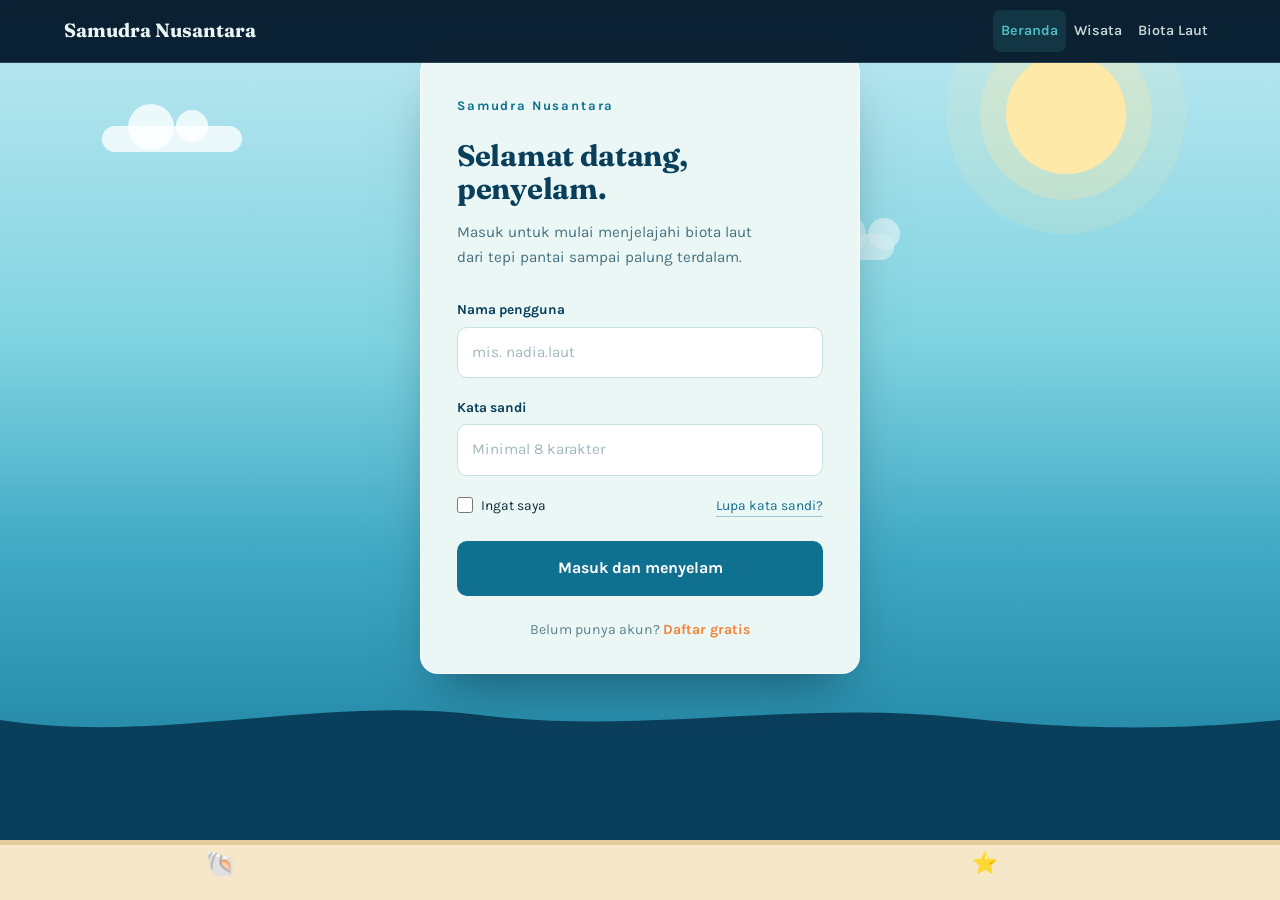
<file: html/index.html>
<!DOCTYPE html>
<html lang="id">
<head>
    <meta charset="UTF-8">
    <meta name="viewport" content="width=device-width, initial-scale=1.0">

    <title>Masuk — Samudra Nusantara</title>

    <!-- GOOGLE FONTS -->
    <link rel="preconnect" href="https://fonts.googleapis.com">
    <link rel="preconnect" href="https://fonts.gstatic.com" crossorigin>
    <link href="https://fonts.googleapis.com/css2?family=Fraunces:opsz,wght@9..144,500;9..144,700&family=Karla:wght@400;500;700&display=swap" rel="stylesheet">

    <!-- BOOTSTRAP CSS -->
    <link href="https://cdn.jsdelivr.net/npm/bootstrap@5.3.8/dist/css/bootstrap.min.css" rel="stylesheet">

    <!-- CSS UTAMA -->
    <link rel="stylesheet" href="style.css">

    <!-- NAVBAR LOGIN -->
    <style>
        .login-navbar {
            position: fixed;
            top: 0;
            left: 0;
            width: 100%;
            z-index: 1050;
            padding: 10px 5%;
            background: rgba(4, 25, 43, 0.96);
            backdrop-filter: blur(10px);
            border-bottom: 1px solid rgba(175, 201, 214, 0.2);
        }

        .login-navbar .navbar-brand {
            font-family: "Fraunces", Georgia, serif;
            font-size: 1.2rem;
            font-weight: 700;
            color: #eaf7f4;
        }

        .login-navbar .navbar-brand:hover {
            color: #4fc3c7;
        }

        .login-navbar .nav-link {
            color: rgba(234, 247, 244, 0.85);
            font-family: "Karla", sans-serif;
            font-size: 0.9rem;
            font-weight: 600;
            padding: 9px 13px;
            transition: color 0.2s ease, background 0.2s ease;
            border-radius: 8px;
        }

        .login-navbar .nav-link:hover,
        .login-navbar .nav-link.active {
            color: #4fc3c7;
            background: rgba(79, 195, 199, 0.12);
        }

        .login-navbar .navbar-toggler {
            border: 1px solid #4fc3c7;
        }

        .login-navbar .navbar-toggler-icon {
            filter: invert(1);
        }

        .login-navbar .navbar-toggler:focus {
            box-shadow: 0 0 0 3px rgba(79, 195, 199, 0.25);
        }

        @media (max-width: 991.98px) {
            .login-navbar {
                padding: 10px 5%;
            }

            .login-navbar .navbar-collapse {
                margin-top: 10px;
                padding-top: 10px;
                border-top: 1px solid rgba(175, 201, 214, 0.2);
            }

            .login-navbar .nav-link {
                display: block;
                padding: 11px 13px;
            }
        }
    </style>
</head>

<body class="halaman-login">

    <!-- NAVBAR BOOTSTRAP -->
    <nav class="navbar navbar-expand-lg login-navbar">
        <div class="container-fluid p-0">

            <a class="navbar-brand" href="index.html">
                Samudra Nusantara
            </a>

            <button
                class="navbar-toggler"
                type="button"
                data-bs-toggle="collapse"
                data-bs-target="#loginMenu"
                aria-controls="loginMenu"
                aria-expanded="false"
                aria-label="Buka menu navigasi">
                <span class="navbar-toggler-icon"></span>
            </button>

            <div class="collapse navbar-collapse" id="loginMenu">
                <div class="navbar-nav ms-auto">
                    <a class="nav-link active"
                       aria-current="page"
                       href="index.html">Beranda</a>

                    <a class="nav-link" href="wisata.html">Wisata</a>

                    <a class="nav-link" href="biota.html">Biota Laut</a>
                </div>
            </div>

        </div>
    </nav>

    <!-- LANGIT, MATAHARI, DAN AWAN -->
    <div class="langit" aria-hidden="true">
        <div class="matahari"></div>
        <div class="awan awan-1"></div>
        <div class="awan awan-2"></div>
    </div>

    <!-- KARTU LOGIN -->
    <main class="panggung">
        <section class="kartu">
            <p class="kartu-kop">Samudra Nusantara</p>

            <h1>Selamat datang, penyelam.</h1>

            <p class="kartu-sub">
                Masuk untuk mulai menjelajahi biota laut dari tepi
                pantai sampai palung terdalam.
            </p>

            <form id="formLogin" class="form">
                <div class="baris">
                    <label for="nama">Nama pengguna</label>
                    <input
                        type="text"
                        id="nama"
                        name="nama"
                        placeholder="mis. nadia.laut"
                        required>
                </div>

                <div class="baris">
                    <label for="sandi">Kata sandi</label>
                    <input
                        type="password"
                        id="sandi"
                        name="sandi"
                        placeholder="Minimal 8 karakter"
                        required
                        minlength="8">
                </div>

                <div class="baris-mendatar">
                    <label class="ingat">
                        <input type="checkbox" name="ingat">
                        <span>Ingat saya</span>
                    </label>

                    <a href="#" class="tautan-kecil">Lupa kata sandi?</a>
                </div>

                <button type="submit" class="tombol">
                    Masuk dan menyelam
                </button>
            </form>

            <p class="kaki-kartu">
                Belum punya akun? <a href="#">Daftar gratis</a>
            </p>
        </section>
    </main>

    <!-- LAUT DAN PASIR PANTAI -->
    <div class="laut" aria-hidden="true">
        <svg class="ombak"
             viewBox="0 0 1440 120"
             preserveAspectRatio="none">
            <path d="M0,60 C180,110 360,10 540,50 C720,90 900,20 1080,55 C1260,90 1380,70 1440,60 L1440,120 L0,120 Z"></path>
        </svg>

        <div class="air">
            <span class="gelembung g1"></span>
            <span class="gelembung g2"></span>
            <span class="gelembung g3"></span>
            <span class="gelembung g4"></span>
        </div>

        <div class="pasir">
            <span class="kerang">🐚</span>
            <span class="kerang kerang-2">⭐</span>
        </div>
    </div>

    <!-- BOOTSTRAP JAVASCRIPT -->
    <script src="https://cdn.jsdelivr.net/npm/bootstrap@5.3.8/dist/js/bootstrap.bundle.min.js"></script>

    <!-- LOGIN DEMO DAN NAVBAR -->
    <script>
        // Login demonstrasi tanpa mengirim kata sandi ke URL.
        // Halaman ini belum menggunakan sistem autentikasi.
        document.getElementById("formLogin").addEventListener("submit", function(event) {
            event.preventDefault();

            if (!this.reportValidity()) {
                return;
            }

            window.location.href = "biota.html";
        });

        // Menutup navbar otomatis setelah tautan diklik di HP.
        document.querySelectorAll("#loginMenu .nav-link").forEach(function(link) {
            link.addEventListener("click", function() {
                const menu = document.getElementById("loginMenu");

                if (window.innerWidth < 992 && menu.classList.contains("show")) {
                    bootstrap.Collapse.getOrCreateInstance(menu).hide();
                }
            });
        });
    </script>

</body>
</html>
</file>
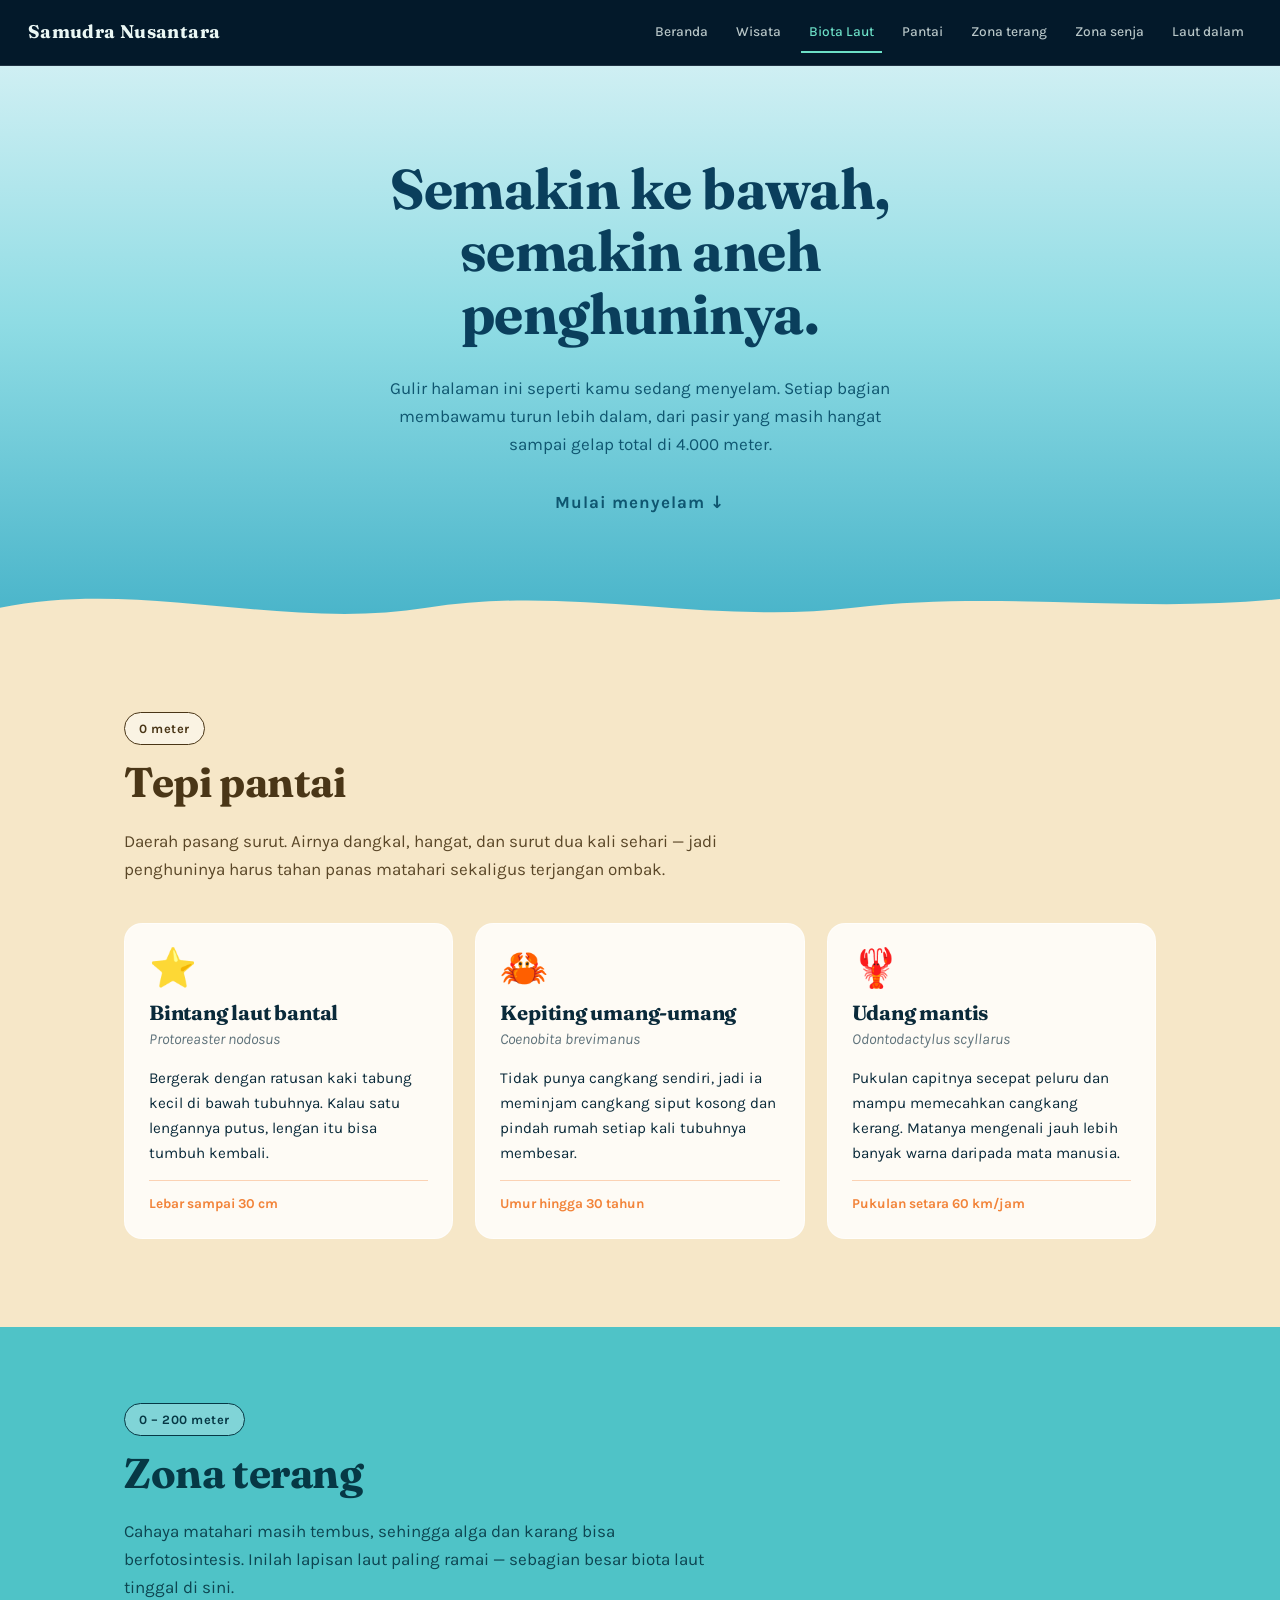
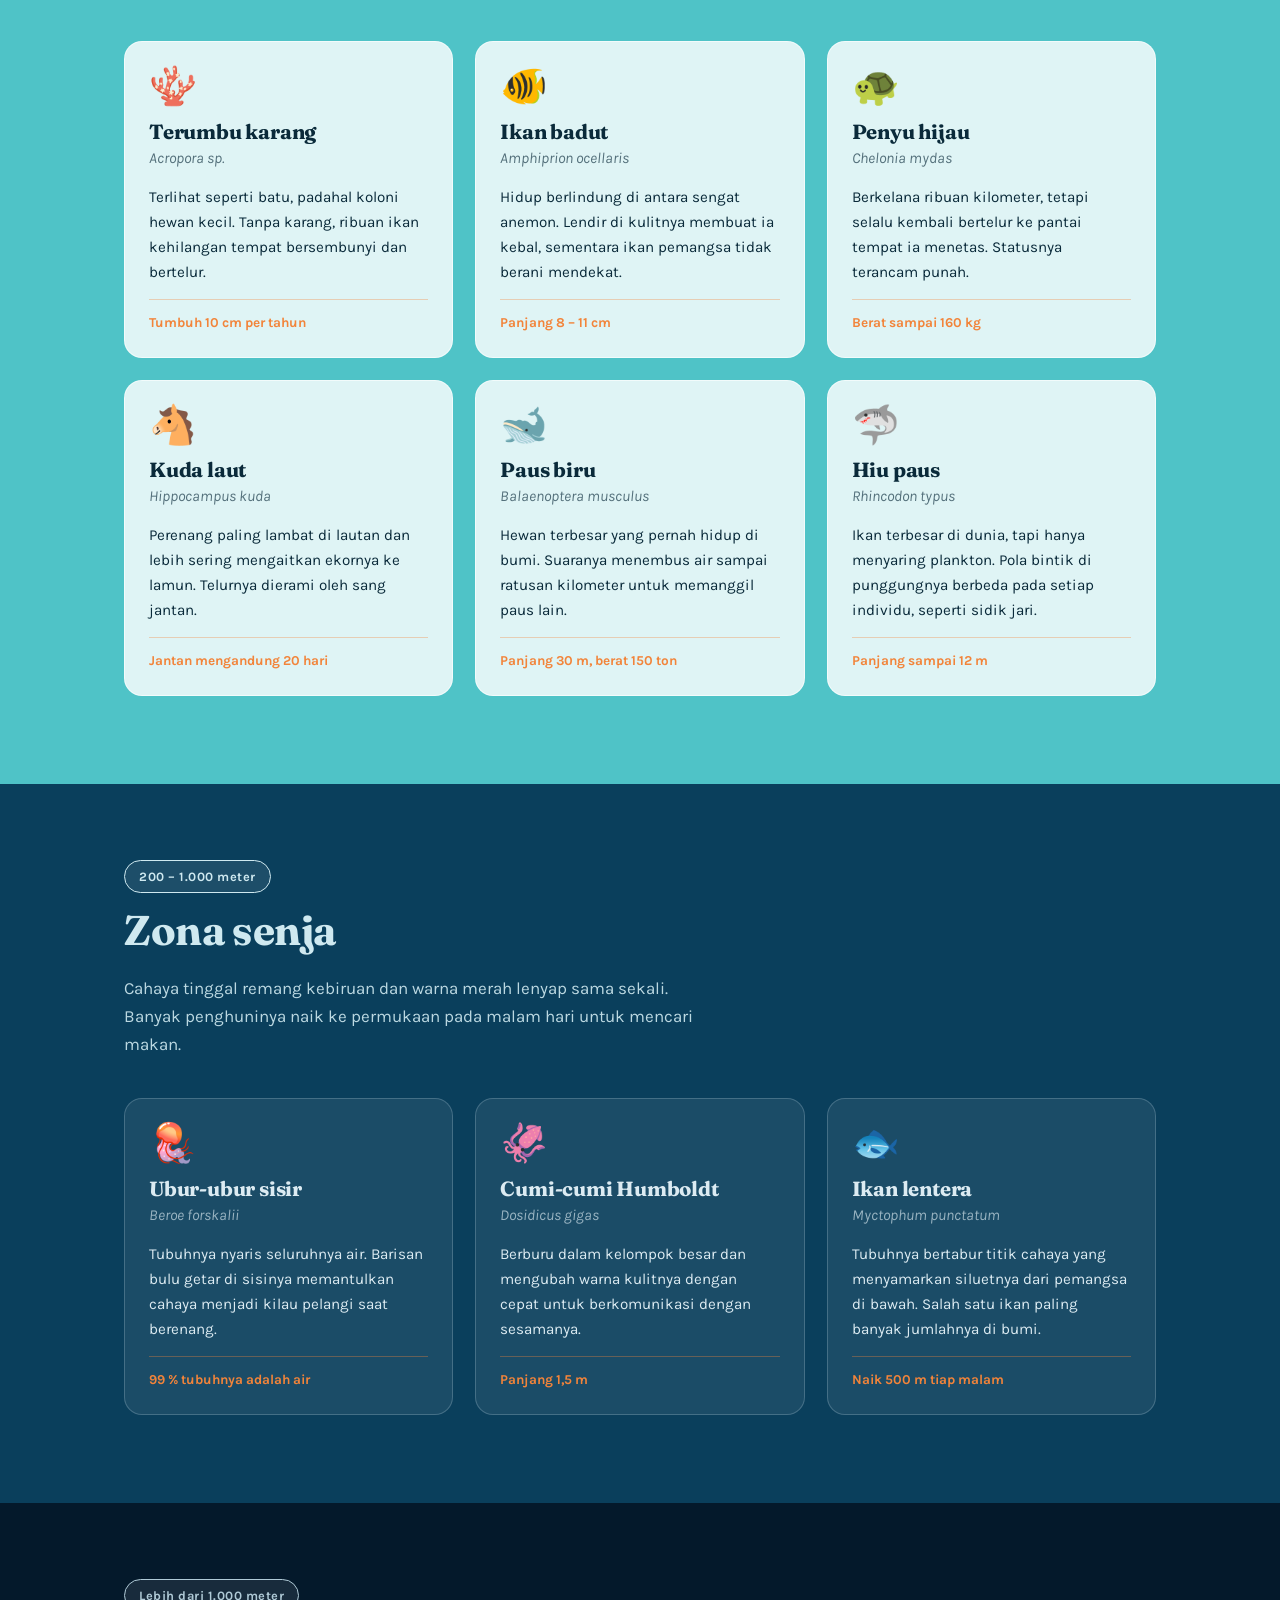
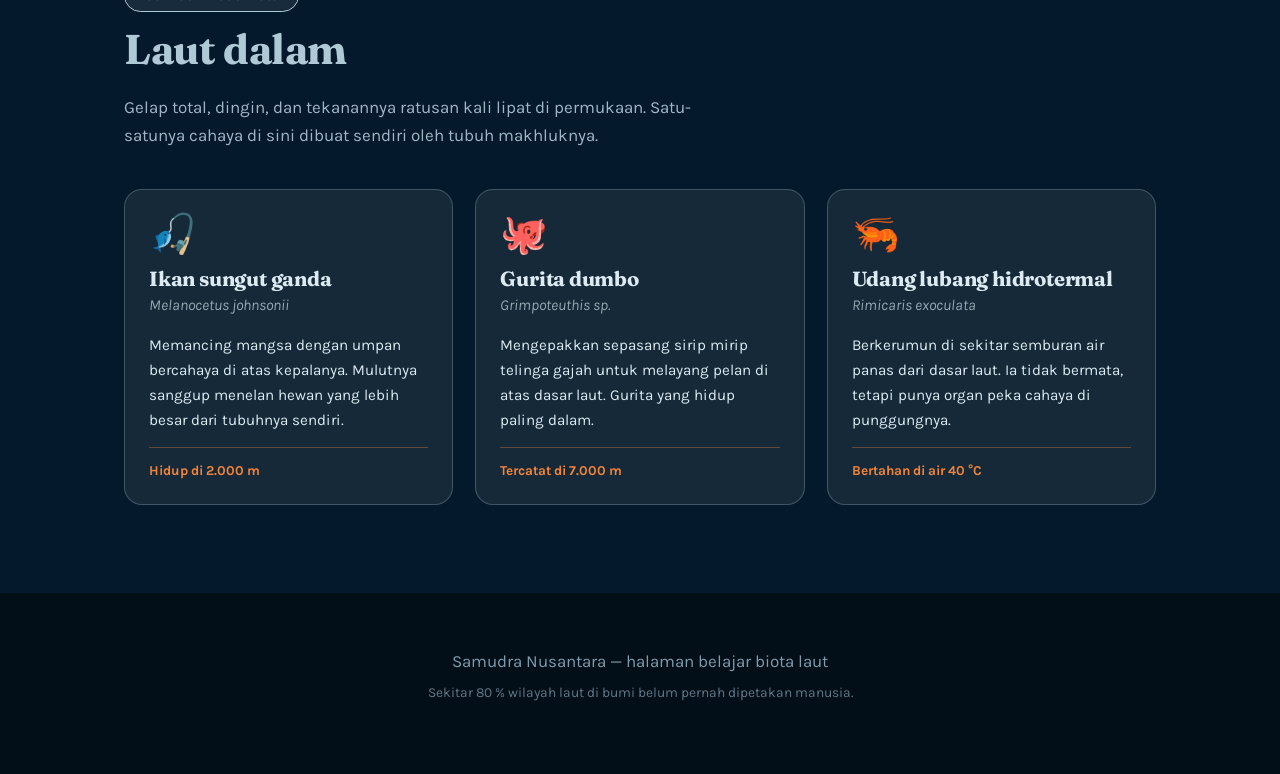
<file: html/biota.html>
<!DOCTYPE html>
<html lang="id">
<head>
    <meta charset="UTF-8">
    <meta name="viewport" content="width=device-width, initial-scale=1.0">

    <title>Biota Laut — Samudra Nusantara</title>

    <!-- GOOGLE FONTS -->
    <link rel="preconnect" href="https://fonts.googleapis.com">
    <link rel="preconnect" href="https://fonts.gstatic.com" crossorigin>
    <link href="https://fonts.googleapis.com/css2?family=Fraunces:opsz,wght@9..144,500;9..144,700&family=Karla:wght@400;500;700&display=swap" rel="stylesheet">

    <!-- BOOTSTRAP CSS -->
    <link href="https://cdn.jsdelivr.net/npm/bootstrap@5.3.8/dist/css/bootstrap.min.css" rel="stylesheet">

    <!-- CSS UTAMA -->
    <link rel="stylesheet" href="style.css">
</head>

<body class="halaman-biota">

    <!-- NAVBAR BOOTSTRAP -->
    <nav class="navbar navbar-expand-lg biota-navbar">
        <div class="container-fluid biota-container">

            <a class="navbar-brand biota-merek" href="biota.html">
                Samudra Nusantara
            </a>

            <button
                class="navbar-toggler"
                type="button"
                data-bs-toggle="collapse"
                data-bs-target="#biotaMenu"
                aria-controls="biotaMenu"
                aria-expanded="false"
                aria-label="Buka menu navigasi">
                <span class="navbar-toggler-icon"></span>
            </button>

            <div class="collapse navbar-collapse" id="biotaMenu">
                <div class="navbar-nav ms-auto biota-nav-links">
                    <a class="nav-link" href="index.html">Beranda</a>
                    <a class="nav-link" href="wisata.html">Wisata</a>
                    <a class="nav-link active" aria-current="page" href="biota.html">Biota Laut</a>
                    <a class="nav-link" href="#pantai">Pantai</a>
                    <a class="nav-link" href="#terang">Zona terang</a>
                    <a class="nav-link" href="#senja">Zona senja</a>
                    <a class="nav-link" href="#dalam">Laut dalam</a>
                </div>
            </div>

        </div>
    </nav>

    <!-- HERO -->
    <section class="hero">
        <div class="hero-isi">
            <h1>Semakin ke bawah,<br>semakin aneh penghuninya.</h1>

            <p>
                Gulir halaman ini seperti kamu sedang menyelam.
                Setiap bagian membawamu turun lebih dalam,
                dari pasir yang masih hangat sampai gelap total
                di 4.000 meter.
            </p>

            <p class="petunjuk">Mulai menyelam ↓</p>
        </div>

        <svg class="ombak ombak-hero"
             viewBox="0 0 1440 120"
             preserveAspectRatio="none"
             aria-hidden="true">
            <path d="M0,70 C160,20 320,110 480,70 C640,30 800,100 960,70 C1120,40 1280,80 1440,55 L1440,120 L0,120 Z"></path>
        </svg>
    </section>

    <main>

        <!-- ZONA 1: PANTAI -->
        <section class="zona zona-pantai" id="pantai">
            <div class="wadah">

                <div class="kepala-zona">
                    <span class="kedalaman">0 meter</span>
                    <h2>Tepi pantai</h2>
                    <p>
                        Daerah pasang surut. Airnya dangkal, hangat,
                        dan surut dua kali sehari — jadi penghuninya
                        harus tahan panas matahari sekaligus
                        terjangan ombak.
                    </p>
                </div>

                <div class="kisi">

                    <article class="kartu-biota">
                        <span class="rupa">⭐</span>
                        <h3>Bintang laut bantal</h3>
                        <p class="latin">Protoreaster nodosus</p>
                        <p>
                            Bergerak dengan ratusan kaki tabung kecil
                            di bawah tubuhnya. Kalau satu lengannya
                            putus, lengan itu bisa tumbuh kembali.
                        </p>
                        <p class="fakta">Lebar sampai 30 cm</p>
                    </article>

                    <article class="kartu-biota">
                        <span class="rupa">🦀</span>
                        <h3>Kepiting umang-umang</h3>
                        <p class="latin">Coenobita brevimanus</p>
                        <p>
                            Tidak punya cangkang sendiri, jadi ia
                            meminjam cangkang siput kosong dan pindah
                            rumah setiap kali tubuhnya membesar.
                        </p>
                        <p class="fakta">Umur hingga 30 tahun</p>
                    </article>

                    <article class="kartu-biota">
                        <span class="rupa">🦞</span>
                        <h3>Udang mantis</h3>
                        <p class="latin">Odontodactylus scyllarus</p>
                        <p>
                            Pukulan capitnya secepat peluru dan mampu
                            memecahkan cangkang kerang. Matanya
                            mengenali jauh lebih banyak warna
                            daripada mata manusia.
                        </p>
                        <p class="fakta">Pukulan setara 60 km/jam</p>
                    </article>

                </div>
            </div>
        </section>

        <!-- ZONA 2: TERANG -->
        <section class="zona zona-terang" id="terang">
            <div class="wadah">

                <div class="kepala-zona">
                    <span class="kedalaman">0 – 200 meter</span>
                    <h2>Zona terang</h2>
                    <p>
                        Cahaya matahari masih tembus, sehingga alga
                        dan karang bisa berfotosintesis. Inilah
                        lapisan laut paling ramai — sebagian besar
                        biota laut tinggal di sini.
                    </p>
                </div>

                <div class="kisi">

                    <article class="kartu-biota">
                        <span class="rupa">🪸</span>
                        <h3>Terumbu karang</h3>
                        <p class="latin">Acropora sp.</p>
                        <p>
                            Terlihat seperti batu, padahal koloni
                            hewan kecil. Tanpa karang, ribuan ikan
                            kehilangan tempat bersembunyi dan bertelur.
                        </p>
                        <p class="fakta">Tumbuh 10 cm per tahun</p>
                    </article>

                    <article class="kartu-biota">
                        <span class="rupa">🐠</span>
                        <h3>Ikan badut</h3>
                        <p class="latin">Amphiprion ocellaris</p>
                        <p>
                            Hidup berlindung di antara sengat anemon.
                            Lendir di kulitnya membuat ia kebal,
                            sementara ikan pemangsa tidak berani mendekat.
                        </p>
                        <p class="fakta">Panjang 8 – 11 cm</p>
                    </article>

                    <article class="kartu-biota">
                        <span class="rupa">🐢</span>
                        <h3>Penyu hijau</h3>
                        <p class="latin">Chelonia mydas</p>
                        <p>
                            Berkelana ribuan kilometer, tetapi selalu
                            kembali bertelur ke pantai tempat ia
                            menetas. Statusnya terancam punah.
                        </p>
                        <p class="fakta">Berat sampai 160 kg</p>
                    </article>

                    <article class="kartu-biota">
                        <span class="rupa">🐴</span>
                        <h3>Kuda laut</h3>
                        <p class="latin">Hippocampus kuda</p>
                        <p>
                            Perenang paling lambat di lautan dan lebih
                            sering mengaitkan ekornya ke lamun.
                            Telurnya dierami oleh sang jantan.
                        </p>
                        <p class="fakta">Jantan mengandung 20 hari</p>
                    </article>

                    <article class="kartu-biota">
                        <span class="rupa">🐋</span>
                        <h3>Paus biru</h3>
                        <p class="latin">Balaenoptera musculus</p>
                        <p>
                            Hewan terbesar yang pernah hidup di bumi.
                            Suaranya menembus air sampai ratusan
                            kilometer untuk memanggil paus lain.
                        </p>
                        <p class="fakta">Panjang 30 m, berat 150 ton</p>
                    </article>

                    <article class="kartu-biota">
                        <span class="rupa">🦈</span>
                        <h3>Hiu paus</h3>
                        <p class="latin">Rhincodon typus</p>
                        <p>
                            Ikan terbesar di dunia, tapi hanya
                            menyaring plankton. Pola bintik di
                            punggungnya berbeda pada setiap individu,
                            seperti sidik jari.
                        </p>
                        <p class="fakta">Panjang sampai 12 m</p>
                    </article>

                </div>
            </div>
        </section>

        <!-- ZONA 3: SENJA -->
        <section class="zona zona-senja" id="senja">
            <div class="wadah">

                <div class="kepala-zona">
                    <span class="kedalaman">200 – 1.000 meter</span>
                    <h2>Zona senja</h2>
                    <p>
                        Cahaya tinggal remang kebiruan dan warna
                        merah lenyap sama sekali. Banyak penghuninya
                        naik ke permukaan pada malam hari untuk
                        mencari makan.
                    </p>
                </div>

                <div class="kisi">

                    <article class="kartu-biota">
                        <span class="rupa">🪼</span>
                        <h3>Ubur-ubur sisir</h3>
                        <p class="latin">Beroe forskalii</p>
                        <p>
                            Tubuhnya nyaris seluruhnya air. Barisan
                            bulu getar di sisinya memantulkan cahaya
                            menjadi kilau pelangi saat berenang.
                        </p>
                        <p class="fakta">99 % tubuhnya adalah air</p>
                    </article>

                    <article class="kartu-biota">
                        <span class="rupa">🦑</span>
                        <h3>Cumi-cumi Humboldt</h3>
                        <p class="latin">Dosidicus gigas</p>
                        <p>
                            Berburu dalam kelompok besar dan
                            mengubah warna kulitnya dengan cepat
                            untuk berkomunikasi dengan sesamanya.
                        </p>
                        <p class="fakta">Panjang 1,5 m</p>
                    </article>

                    <article class="kartu-biota">
                        <span class="rupa">🐟</span>
                        <h3>Ikan lentera</h3>
                        <p class="latin">Myctophum punctatum</p>
                        <p>
                            Tubuhnya bertabur titik cahaya yang
                            menyamarkan siluetnya dari pemangsa
                            di bawah. Salah satu ikan paling banyak
                            jumlahnya di bumi.
                        </p>
                        <p class="fakta">Naik 500 m tiap malam</p>
                    </article>

                </div>
            </div>
        </section>

        <!-- ZONA 4: LAUT DALAM -->
        <section class="zona zona-dalam" id="dalam">
            <div class="wadah">

                <div class="kepala-zona">
                    <span class="kedalaman">Lebih dari 1.000 meter</span>
                    <h2>Laut dalam</h2>
                    <p>
                        Gelap total, dingin, dan tekanannya ratusan
                        kali lipat di permukaan. Satu-satunya cahaya
                        di sini dibuat sendiri oleh tubuh makhluknya.
                    </p>
                </div>

                <div class="kisi">

                    <article class="kartu-biota">
                        <span class="rupa">🎣</span>
                        <h3>Ikan sungut ganda</h3>
                        <p class="latin">Melanocetus johnsonii</p>
                        <p>
                            Memancing mangsa dengan umpan bercahaya
                            di atas kepalanya. Mulutnya sanggup
                            menelan hewan yang lebih besar dari
                            tubuhnya sendiri.
                        </p>
                        <p class="fakta">Hidup di 2.000 m</p>
                    </article>

                    <article class="kartu-biota">
                        <span class="rupa">🐙</span>
                        <h3>Gurita dumbo</h3>
                        <p class="latin">Grimpoteuthis sp.</p>
                        <p>
                            Mengepakkan sepasang sirip mirip telinga
                            gajah untuk melayang pelan di atas dasar
                            laut. Gurita yang hidup paling dalam.
                        </p>
                        <p class="fakta">Tercatat di 7.000 m</p>
                    </article>

                    <article class="kartu-biota">
                        <span class="rupa">🦐</span>
                        <h3>Udang lubang hidrotermal</h3>
                        <p class="latin">Rimicaris exoculata</p>
                        <p>
                            Berkerumun di sekitar semburan air panas
                            dari dasar laut. Ia tidak bermata, tetapi
                            punya organ peka cahaya di punggungnya.
                        </p>
                        <p class="fakta">Bertahan di air 40 °C</p>
                    </article>

                </div>
            </div>
        </section>

    </main>

    <!-- FOOTER -->
    <footer class="kaki">
        <p>Samudra Nusantara — halaman belajar biota laut</p>
        <p class="kecil">
            Sekitar 80 % wilayah laut di bumi belum pernah
            dipetakan manusia.
        </p>
    </footer>

    <!-- BOOTSTRAP JAVASCRIPT -->
    <script src="https://cdn.jsdelivr.net/npm/bootstrap@5.3.8/dist/js/bootstrap.bundle.min.js"></script>

    <!-- MENUTUP NAVBAR OTOMATIS DI HP -->
    <script>
        document.addEventListener("DOMContentLoaded", function () {
            const biotaMenu = document.getElementById("biotaMenu");

            if (!biotaMenu || typeof bootstrap === "undefined") {
                return;
            }

            document.querySelectorAll("#biotaMenu .nav-link").forEach(function (link) {
                link.addEventListener("click", function () {
                    if (window.innerWidth < 992 && biotaMenu.classList.contains("show")) {
                        const menu = bootstrap.Collapse.getOrCreateInstance(biotaMenu);
                        menu.hide();
                    }
                });
            });
        });
    </script>

</body>
</html>
</file>
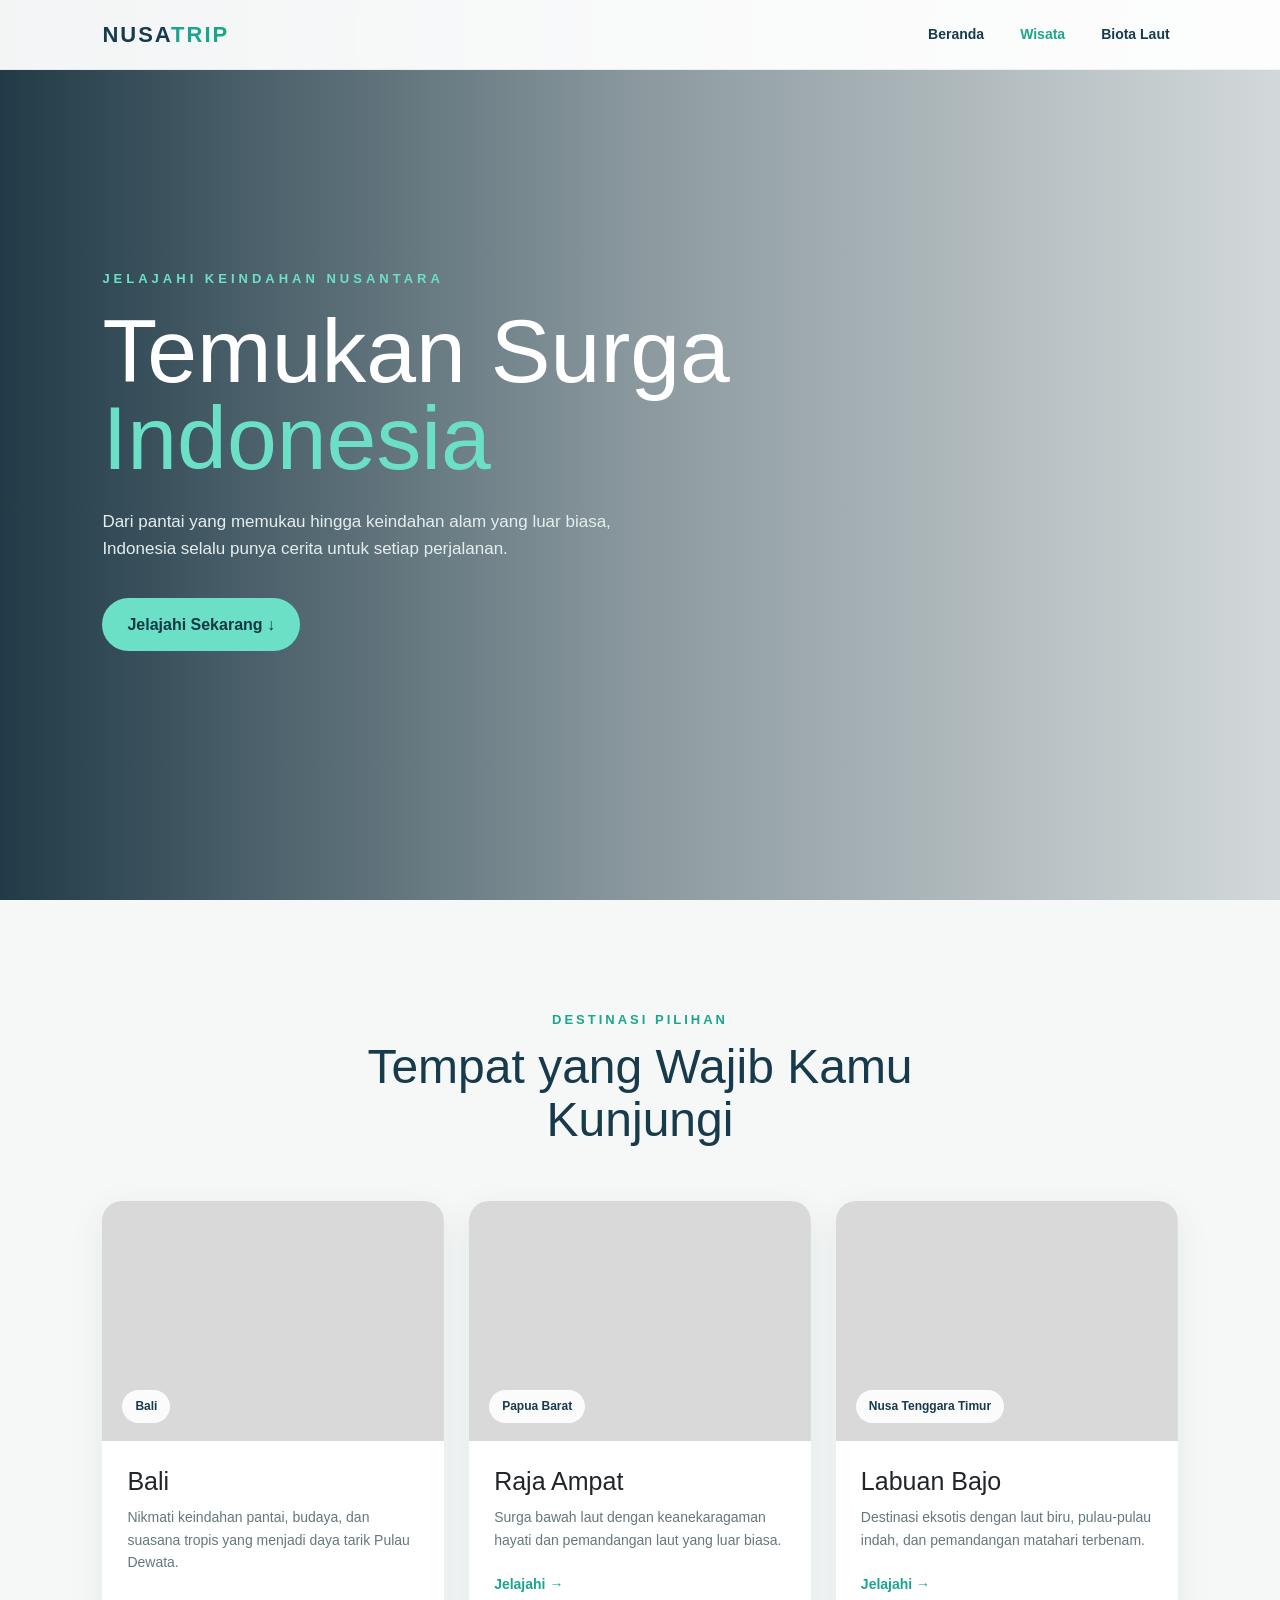
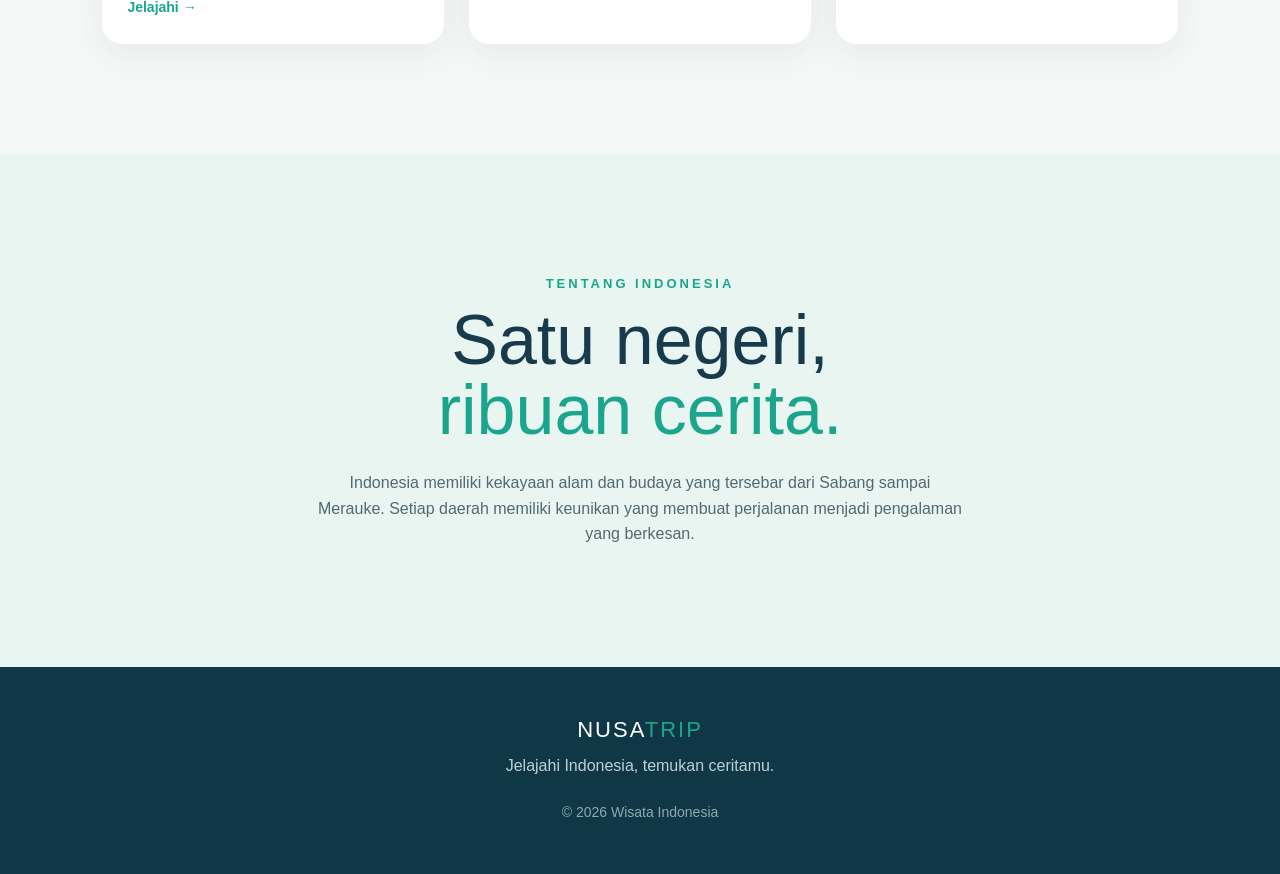
<file: html/wisata.html>
<!DOCTYPE html>
<html lang="id">
<head>
    <meta charset="UTF-8">
    <meta name="viewport" content="width=device-width, initial-scale=1.0">

    <title>Wisata Indonesia — NUSATRIP</title>

    <!-- GOOGLE FONTS -->
    <link rel="preconnect" href="https://fonts.googleapis.com">
    <link rel="preconnect" href="https://fonts.gstatic.com" crossorigin>
    <link href="https://fonts.googleapis.com/css2?family=Fraunces:opsz,wght@9..144,500;9..144,700&family=Karla:wght@400;500;700&display=swap" rel="stylesheet">

    <!-- BOOTSTRAP CSS -->
    <link href="https://cdn.jsdelivr.net/npm/bootstrap@5.3.8/dist/css/bootstrap.min.css" rel="stylesheet">

    <!-- CSS WISATA -->
    <link rel="stylesheet" href="wisata.css">
</head>

<body>

    <!-- NAVBAR BOOTSTRAP -->
    <nav class="navbar navbar-expand-lg nusa-navbar">
        <div class="container-fluid nusa-container">

            <a class="navbar-brand nusa-logo" href="wisata.html">
                NUSA<span>TRIP</span>
            </a>

            <button
                class="navbar-toggler"
                type="button"
                data-bs-toggle="collapse"
                data-bs-target="#nusaMenu"
                aria-controls="nusaMenu"
                aria-expanded="false"
                aria-label="Buka menu navigasi">
                <span class="navbar-toggler-icon"></span>
            </button>

            <div class="collapse navbar-collapse" id="nusaMenu">
                <div class="navbar-nav ms-auto nusa-nav-links">
                    <a class="nav-link" href="index.html">Beranda</a>
                    <a class="nav-link active"
                       aria-current="page"
                       href="wisata.html">Wisata</a>
                    <a class="nav-link" href="biota.html">Biota Laut</a>
                </div>
            </div>

        </div>
    </nav>

    <!-- HERO -->
    <section class="hero" id="beranda">

        <div class="hero-content">
            <p class="subtitle">JELAJAHI KEINDAHAN NUSANTARA</p>

            <h1>
                Temukan Surga<br>
                <span>Indonesia</span>
            </h1>

            <p class="hero-text">
                Dari pantai yang memukau hingga keindahan alam yang luar biasa,
                Indonesia selalu punya cerita untuk setiap perjalanan.
            </p>

            <a href="#destinasi" class="hero-button">
                Jelajahi Sekarang ↓
            </a>
        </div>

    </section>

    <!-- DESTINASI -->
    <section class="destinations" id="destinasi">

        <div class="section-title">
            <p>DESTINASI PILIHAN</p>
            <h2>Tempat yang Wajib Kamu Kunjungi</h2>
        </div>

        <div class="cards">

            <!-- BALI -->
            <div class="card">
                <div class="card-image bali">
                    <span class="location">Bali</span>
                </div>

                <div class="card-content">
                    <h3>Bali</h3>

                    <p>
                        Nikmati keindahan pantai, budaya,
                        dan suasana tropis yang menjadi
                        daya tarik Pulau Dewata.
                    </p>

                    <a href="#tentang" class="read-more">
                        Jelajahi →
                    </a>
                </div>
            </div>

            <!-- RAJA AMPAT -->
            <div class="card">
                <div class="card-image raja-ampat">
                    <span class="location">Papua Barat</span>
                </div>

                <div class="card-content">
                    <h3>Raja Ampat</h3>

                    <p>
                        Surga bawah laut dengan
                        keanekaragaman hayati dan
                        pemandangan laut yang luar biasa.
                    </p>

                    <a href="#tentang" class="read-more">
                        Jelajahi →
                    </a>
                </div>
            </div>

            <!-- LABUAN BAJO -->
            <div class="card">
                <div class="card-image labuan-bajo">
                    <span class="location">Nusa Tenggara Timur</span>
                </div>

                <div class="card-content">
                    <h3>Labuan Bajo</h3>

                    <p>
                        Destinasi eksotis dengan laut biru,
                        pulau-pulau indah, dan pemandangan
                        matahari terbenam.
                    </p>

                    <a href="#tentang" class="read-more">
                        Jelajahi →
                    </a>
                </div>
            </div>

        </div>

    </section>

    <!-- TENTANG -->
    <section class="about" id="tentang">

        <div class="about-content">
            <p class="section-label">TENTANG INDONESIA</p>

            <h2>
                Satu negeri,<br>
                <span>ribuan cerita.</span>
            </h2>

            <p>
                Indonesia memiliki kekayaan alam dan budaya
                yang tersebar dari Sabang sampai Merauke.
                Setiap daerah memiliki keunikan yang membuat
                perjalanan menjadi pengalaman yang berkesan.
            </p>
        </div>

    </section>

    <!-- FOOTER -->
    <footer>
        <h3>NUSA<span>TRIP</span></h3>
        <p>Jelajahi Indonesia, temukan ceritamu.</p>
        <small>© 2026 Wisata Indonesia</small>
    </footer>

    <!-- BOOTSTRAP JAVASCRIPT -->
    <script src="https://cdn.jsdelivr.net/npm/bootstrap@5.3.8/dist/js/bootstrap.bundle.min.js"></script>

    <!-- MENUTUP NAVBAR OTOMATIS DI HP -->
    <script>
        document.addEventListener("DOMContentLoaded", function () {
            const nusaMenu = document.getElementById("nusaMenu");

            if (!nusaMenu || typeof bootstrap === "undefined") {
                return;
            }

            document.querySelectorAll("#nusaMenu .nav-link").forEach(function (link) {
                link.addEventListener("click", function () {
                    if (
                        window.innerWidth < 992 &&
                        nusaMenu.classList.contains("show")
                    ) {
                        bootstrap.Collapse
                            .getOrCreateInstance(nusaMenu)
                            .hide();
                    }
                });
            });
        });
    </script>

</body>
</html>
</file>
<file: html/style.css>
/* =========================================================
   SAMUDRA NUSANTARA
   CSS HALAMAN LOGIN DAN BIOTA LAUT
   ========================================================= */

:root {
    --pasir: #F6E7C8;
    --pasir-tua: #E3CB9E;
    --busa: #EAF7F4;
    --dangkal: #4FC3C7;
    --laut: #10708F;
    --laut-tua: #0A3F5C;
    --palung: #04192B;
    --badut: #F2843A;
    --tinta: #0A2A3A;

    --lebar: 1080px;
    --radius: 18px;
}

/* =========================
   RESET DAN DASAR
========================= */

* {
    box-sizing: border-box;
}

html {
    scroll-behavior: smooth;
}

body {
    margin: 0;
    font-family: "Karla", "Segoe UI", system-ui, sans-serif;
    font-size: 17px;
    line-height: 1.65;
    color: var(--tinta);
    -webkit-font-smoothing: antialiased;
}

h1,
h2,
h3 {
    font-family: "Fraunces", Georgia, "Times New Roman", serif;
    font-weight: 700;
    line-height: 1.12;
    margin: 0 0 .5em;
    letter-spacing: -.01em;
}

a {
    color: inherit;
}

:focus-visible {
    outline: 3px solid var(--badut);
    outline-offset: 3px;
    border-radius: 4px;
}


/* =========================================================
   1. HALAMAN LOGIN
========================================================= */

.halaman-login {
    min-height: 100vh;
    background: linear-gradient(
        180deg,
        #BFE9F2 0%,
        #7FD3E0 38%,
        #3FA8C4 62%,
        var(--laut) 100%
    );

    display: flex;
    align-items: center;
    justify-content: center;
    padding: 48px 20px 220px;
    position: relative;
    overflow: hidden;
}

/* LANGIT */

.langit {
    position: absolute;
    inset: 0;
    pointer-events: none;
}

.matahari {
    position: absolute;
    top: 6%;
    right: 12%;
    width: 120px;
    height: 120px;
    border-radius: 50%;
    background: #FFE9A8;
    box-shadow:
        0 0 0 26px rgba(255, 233, 168, .28),
        0 0 0 60px rgba(255, 233, 168, .14);
}

.awan {
    position: absolute;
    height: 26px;
    background: rgba(255, 255, 255, .78);
    border-radius: 50px;
    filter: blur(.4px);
}

.awan::before,
.awan::after {
    content: "";
    position: absolute;
    background: inherit;
    border-radius: 50%;
}

.awan::before {
    width: 46px;
    height: 46px;
    top: -22px;
    left: 26px;
}

.awan::after {
    width: 32px;
    height: 32px;
    top: -16px;
    left: 74px;
}

.awan-1 {
    width: 140px;
    top: 14%;
    left: 8%;
    animation: hanyut 46s linear infinite;
}

.awan-2 {
    width: 100px;
    top: 26%;
    left: 62%;
    opacity: .6;
    animation: hanyut 66s linear infinite;
}

@keyframes hanyut {
    from {
        transform: translateX(-12vw);
    }

    to {
        transform: translateX(105vw);
    }
}

/* KARTU LOGIN */

.panggung {
    position: relative;
    z-index: 3;
    width: 100%;
    max-width: 440px;
}

.kartu {
    background: var(--busa);
    border-radius: var(--radius);
    padding: 40px 36px 32px;
    border: 1px solid rgba(255, 255, 255, .9);
    box-shadow: 0 26px 50px -22px rgba(4, 25, 43, .55);
}

.kartu-kop {
    margin: 0 0 22px;
    font-weight: 700;
    font-size: .82rem;
    letter-spacing: .14em;
    color: var(--laut);
}

.kartu h1 {
    font-size: 1.85rem;
    color: var(--laut-tua);
}

.kartu-sub {
    margin: 0 0 28px;
    font-size: .95rem;
    color: #46707F;
    max-width: 34ch;
}

.baris {
    margin-bottom: 18px;
}

.baris label {
    display: block;
    font-size: .86rem;
    font-weight: 700;
    margin-bottom: 6px;
    color: var(--laut-tua);
}

.baris input {
    width: 100%;
    padding: 12px 14px;
    font: inherit;
    font-size: .95rem;
    color: var(--tinta);
    background: #fff;
    border: 1.5px solid #C6DFE2;
    border-radius: 10px;
    transition: border-color .18s ease, box-shadow .18s ease;
}

.baris input::placeholder {
    color: #9FB8BF;
}

.baris input:focus {
    border-color: var(--dangkal);
    box-shadow: 0 0 0 4px rgba(79, 195, 199, .25);
    outline: none;
}

.baris-mendatar {
    display: flex;
    align-items: center;
    justify-content: space-between;
    gap: 12px;
    margin: 4px 0 24px;
    font-size: .86rem;
}

.ingat {
    display: flex;
    align-items: center;
    gap: 8px;
    cursor: pointer;
}

.ingat input {
    accent-color: var(--laut);
    width: 16px;
    height: 16px;
}

.tautan-kecil {
    color: var(--laut);
    text-decoration: none;
    border-bottom: 1px solid rgba(16, 112, 143, .35);
}

.tautan-kecil:hover {
    color: var(--badut);
    border-color: var(--badut);
}

.tombol {
    width: 100%;
    padding: 14px 18px;
    font: inherit;
    font-weight: 700;
    font-size: 1rem;
    color: #fff;
    background: var(--laut);
    border: none;
    border-radius: 10px;
    cursor: pointer;
    transition: background .18s ease, transform .18s ease;
}

.tombol:hover {
    background: var(--laut-tua);
}

.tombol:active {
    transform: translateY(1px);
}

.kaki-kartu {
    margin: 22px 0 0;
    text-align: center;
    font-size: .88rem;
    color: #5D818D;
}

.kaki-kartu a {
    color: var(--badut);
    font-weight: 700;
    text-decoration: none;
}

.kaki-kartu a:hover {
    text-decoration: underline;
}

/* LAUT DAN PANTAI LOGIN */

.laut {
    position: absolute;
    left: 0;
    right: 0;
    bottom: 0;
    height: 210px;
    z-index: 1;
}

.ombak {
    display: block;
    width: 100%;
    height: 60px;
}

.ombak path {
    fill: var(--laut-tua);
}

.air {
    position: relative;
    height: 90px;
    background: var(--laut-tua);
}

.pasir {
    position: relative;
    height: 60px;
    background: var(--pasir);
    border-top: 5px solid var(--pasir-tua);
}

.kerang {
    position: absolute;
    bottom: 14px;
    font-size: 1.6rem;
    left: 16%;
}

.kerang-2 {
    left: auto;
    right: 22%;
    bottom: 20px;
    font-size: 1.3rem;
}

/* GELEMBUNG */

.gelembung {
    position: absolute;
    bottom: -20px;
    width: 12px;
    height: 12px;
    border-radius: 50%;
    background: rgba(234, 247, 244, .35);
    border: 1px solid rgba(234, 247, 244, .5);
    animation: naik 9s linear infinite;
}

.g1 {
    left: 12%;
    animation-delay: 0s;
}

.g2 {
    left: 38%;
    width: 8px;
    height: 8px;
    animation-delay: 2.4s;
}

.g3 {
    left: 64%;
    width: 16px;
    height: 16px;
    animation-delay: 4.1s;
}

.g4 {
    left: 85%;
    width: 10px;
    height: 10px;
    animation-delay: 6.3s;
}

@keyframes naik {
    0% {
        transform: translateY(0) translateX(0);
        opacity: 0;
    }

    15% {
        opacity: 1;
    }

    100% {
        transform: translateY(-140px) translateX(14px);
        opacity: 0;
    }
}


/* =========================================================
   2. HALAMAN BIOTA LAUT
========================================================= */

.halaman-biota {
    background: var(--palung);
}

/* NAVBAR BOOTSTRAP */

.biota-navbar {
    position: sticky;
    top: 0;
    z-index: 1050;
    padding: 12px 28px;
    background: rgba(4, 25, 43, .96);
    backdrop-filter: blur(10px);
    -webkit-backdrop-filter: blur(10px);
    border-bottom: 1px solid rgba(234, 247, 244, .12);

    --bs-navbar-color: rgba(234, 247, 244, .8);
    --bs-navbar-hover-color: #fff;
    --bs-navbar-active-color: #6CE0C7;
    --bs-navbar-brand-color: var(--busa);
    --bs-navbar-brand-hover-color: #fff;
}

.biota-container {
    padding: 0;
}

.biota-merek {
    font-family: "Fraunces", Georgia, serif;
    font-weight: 700;
    font-size: 1.15rem;
    letter-spacing: .02em;
    color: var(--busa);
}

.biota-merek:hover {
    color: #fff;
}

.biota-nav-links {
    display: flex;
    align-items: center;
    gap: 4px 12px;
}

.biota-nav-links .nav-link {
    color: rgba(234, 247, 244, .78);
    padding: 8px 10px;
    font-size: .86rem;
    font-weight: 500;
    text-decoration: none;
    border-bottom: 2px solid transparent;
    transition: color .2s ease, border-color .2s ease;
}

.biota-nav-links .nav-link:hover {
    color: #fff;
    border-bottom-color: var(--dangkal);
}

.biota-nav-links .nav-link.active {
    color: #6CE0C7;
    border-bottom-color: #6CE0C7;
}

/* TOMBOL HAMBURGER */

.biota-navbar .navbar-toggler {
    padding: 6px 9px;
    border: 1px solid rgba(108, 224, 199, .75);
    border-radius: 8px;
}

.biota-navbar .navbar-toggler-icon {
    filter: invert(1);
}

.biota-navbar .navbar-toggler:focus {
    box-shadow: 0 0 0 3px rgba(79, 195, 199, .3);
}

/* HERO BIOTA */

.halaman-biota .hero {
    position: relative;
    padding: 92px 24px 120px;
    background: linear-gradient(
        180deg,
        #CFEFF3 0%,
        #8FDCE4 45%,
        #45B2C8 100%
    );
    text-align: center;
}

.hero-isi {
    max-width: 660px;
    margin: 0 auto;
}

.halaman-biota .hero h1 {
    font-size: clamp(2.1rem, 6vw, 3.5rem);
    color: var(--laut-tua);
}

.halaman-biota .hero p {
    margin: 0 auto;
    max-width: 52ch;
    color: #0F5670;
}

.petunjuk {
    margin-top: 30px !important;
    font-weight: 700;
    letter-spacing: .06em;
    color: var(--laut-tua);
}

.ombak-hero {
    position: absolute;
    left: 0;
    bottom: -1px;
    width: 100%;
    height: 70px;
}

.ombak-hero path {
    fill: var(--pasir);
}

/* KERANGKA ZONA */

.wadah {
    max-width: var(--lebar);
    margin: 0 auto;
    padding: 0 24px;
}

.zona {
    padding: 76px 0 88px;
}

.kepala-zona {
    max-width: 60ch;
    margin-bottom: 40px;
}

.kedalaman {
    display: inline-block;
    margin-bottom: 14px;
    padding: 5px 14px;
    border-radius: 999px;
    font-size: .8rem;
    font-weight: 700;
    letter-spacing: .04em;
    background: rgba(255, 255, 255, .28);
    border: 1px solid currentColor;
}

.kepala-zona h2 {
    font-size: clamp(1.8rem, 4.4vw, 2.6rem);
}

.kepala-zona p {
    margin: 0;
    opacity: .9;
}

/* WARNA ZONA */

.zona-pantai {
    background: var(--pasir);
    color: #4A3617;
}

.zona-terang {
    background: var(--dangkal);
    color: #063845;
}

.zona-senja {
    background: var(--laut-tua);
    color: #CFE9F0;
}

.zona-dalam {
    background: var(--palung);
    color: #AFC9D6;
}

.zona-pantai .kedalaman {
    background: rgba(255, 255, 255, .5);
}

.zona-senja .kedalaman,
.zona-dalam .kedalaman {
    background: rgba(255, 255, 255, .08);
}

/* KISI KARTU BIOTA */

.kisi {
    display: grid;
    grid-template-columns: repeat(auto-fit, minmax(255px, 1fr));
    gap: 22px;
}

.kartu-biota {
    padding: 26px 24px 22px;
    border-radius: var(--radius);
    background: rgba(255, 255, 255, .82);
    border: 1px solid rgba(255, 255, 255, .6);
    color: var(--tinta);
    transition: transform .2s ease;
}

.zona-senja .kartu-biota,
.zona-dalam .kartu-biota {
    background: rgba(255, 255, 255, .07);
    border-color: rgba(175, 201, 214, .28);
    color: #DCEBF2;
}

.kartu-biota:hover {
    transform: translateY(-4px);
}

.rupa {
    display: block;
    font-size: 2.4rem;
    line-height: 1;
    margin-bottom: 14px;
}

.kartu-biota h3 {
    font-size: 1.28rem;
    margin-bottom: 2px;
}

.latin {
    margin: 0 0 12px;
    font-size: .85rem;
    font-style: italic;
    opacity: .65;
}

.kartu-biota p {
    margin: 0 0 14px;
    font-size: .95rem;
}

.fakta {
    margin: 0 !important;
    padding-top: 12px;
    border-top: 1px solid rgba(242, 132, 58, .35);
    font-weight: 700;
    font-size: .85rem !important;
    color: var(--badut);
}

/* FOOTER BIOTA */

.kaki {
    padding: 54px 24px 64px;
    text-align: center;
    background: #020E18;
    color: #7E9CAC;
}

.kaki p {
    margin: 0 0 6px;
}

.kaki .kecil {
    font-size: .86rem;
    opacity: .75;
}


/* =========================================================
   3. RESPONSIVE TABLET
========================================================= */

@media (max-width: 991.98px) {
    .biota-navbar {
        padding: 12px 5%;
    }

    .biota-nav-links {
        align-items: stretch;
        gap: 2px;
        padding-top: 10px;
    }

    .biota-nav-links .nav-link {
        padding: 8px 4px;
    }

    .wadah {
        padding: 0 22px;
    }

    .kisi {
        grid-template-columns: repeat(2, minmax(0, 1fr));
    }
}


/* =========================================================
   4. RESPONSIVE HP
========================================================= */

@media (max-width: 600px) {
    body {
        font-size: 16px;
    }

    .kartu {
        padding: 32px 24px 26px;
    }

    .matahari {
        width: 84px;
        height: 84px;
        right: 8%;
    }

    .zona {
        padding: 56px 0 64px;
    }

    .wadah {
        padding: 0 18px;
    }

    .halaman-biota .hero {
        padding: 75px 20px 100px;
    }

    .halaman-biota .hero h1 {
        font-size: clamp(2rem, 9vw, 2.8rem);
    }

    .kepala-zona {
        margin-bottom: 30px;
    }

    .kisi {
        grid-template-columns: 1fr;
        gap: 18px;
    }

    .kartu-biota {
        padding: 24px 22px 20px;
    }

    .kaki {
        padding: 42px 18px 48px;
    }

    .biota-navbar {
        padding: 10px 18px;
    }
}


/* =========================================================
   5. PREFERENSI GERAK
========================================================= */

@media (prefers-reduced-motion: reduce) {
    html {
        scroll-behavior: auto;
    }

    .awan,
    .gelembung {
        animation: none;
    }

    .kartu-biota:hover {
        transform: none;
    }

    * {
        transition-duration: .01ms !important;
    }
}



/* =========================
   PERBAIKAN NAVBAR BIOTA DI HP
========================= */

@media (max-width: 991.98px) {
    .biota-navbar .navbar-collapse {
        margin-top: 12px;
        padding: 10px 0;
        border-top: 1px solid rgba(175, 201, 214, 0.2);
    }

    .biota-nav-links {
        display: flex;
        flex-direction: column;
        gap: 4px;
    }

    .biota-nav-links .nav-link {
        display: block;
        padding: 11px 14px;
        border-radius: 8px;
        font-size: 0.95rem;
        transition: background 0.2s ease, color 0.2s ease;
    }

    .biota-nav-links .nav-link:hover,
    .biota-nav-links .nav-link.active {
        color: var(--dangkal);
        background: rgba(79, 195, 199, 0.12);
    }
}
</file>
<file: html/wisata.css>
/* =========================
   RESET
========================= */

* {
    margin: 0;
    padding: 0;
    box-sizing: border-box;
}

html {
    scroll-behavior: smooth;
    scroll-padding-top: 80px;
}

body {
    font-family: Arial, Helvetica, sans-serif;
    background: #f6f8f7;
    color: #173b4d;
    line-height: 1.6;
}


/* =========================
   NAVBAR BOOTSTRAP
========================= */

.nusa-navbar {
    position: fixed;
    top: 0;
    left: 0;
    width: 100%;
    min-height: 70px;
    padding: 10px 8%;
    background: rgba(255, 255, 255, 0.95);
    backdrop-filter: blur(12px);
    -webkit-backdrop-filter: blur(12px);
    z-index: 1000;
    border-bottom: 1px solid rgba(0, 0, 0, 0.05);
}

.nusa-container {
    padding: 0;
}

.nusa-logo {
    font-size: 22px;
    font-weight: 800;
    letter-spacing: 2px;
    color: #173b4d;
}

.nusa-logo:hover {
    color: #173b4d;
}

.nusa-logo span,
footer span {
    color: #1ca58d;
}

.nusa-nav-links {
    display: flex;
    gap: 20px;
}

.nusa-nav-links .nav-link {
    color: #173b4d;
    font-size: 14px;
    font-weight: 600;
    transition: color 0.3s ease;
}

.nusa-nav-links .nav-link:hover,
.nusa-nav-links .nav-link.active {
    color: #1ca58d;
}

.nusa-navbar .navbar-toggler {
    border-color: #1ca58d;
}

.nusa-navbar .navbar-toggler:focus {
    box-shadow: 0 0 0 3px rgba(28, 165, 141, 0.2);
}


/* =========================
   HERO
========================= */

.hero {
    min-height: 100vh;
    display: flex;
    align-items: center;
    padding: 120px 8% 100px;
    position: relative;

    background:
        linear-gradient(
            90deg,
            rgba(9, 38, 52, 0.9),
            rgba(9, 38, 52, 0.45),
            rgba(9, 38, 52, 0.15)
        ),
        url("https://images.unsplash.com/photo-1537996194471-e657df975ab4?auto=format&fit=crop&w=1800&q=85");

    background-size: cover;
    background-position: center;
}

.hero-content {
    max-width: 650px;
    color: white;
    animation: fadeUp 1s ease;
}

.subtitle {
    font-size: 13px;
    font-weight: 700;
    letter-spacing: 4px;
    color: #6ce0c7;
    margin-bottom: 18px;
}

.hero h1 {
    font-size: clamp(50px, 7vw, 90px);
    line-height: 0.98;
    margin-bottom: 25px;
}

.hero h1 span {
    color: #6ce0c7;
}

.hero-text {
    max-width: 550px;
    font-size: 17px;
    color: #e5eeee;
    margin-bottom: 35px;
}

.hero-button {
    display: inline-block;
    padding: 14px 25px;
    border-radius: 30px;
    background: #6ce0c7;
    color: #103746;
    text-decoration: none;
    font-weight: 700;
    transition: 0.3s;
}

.hero-button:hover {
    transform: translateY(-4px);
    box-shadow: 0 12px 30px rgba(108, 224, 199, 0.3);
    color: #103746;
}


/* =========================
   DESTINATIONS
========================= */

.destinations {
    padding: 110px 8%;
}

.section-title {
    text-align: center;
    max-width: 700px;
    margin: 0 auto 55px;
}

.section-title p,
.section-label {
    color: #1ca58d;
    font-size: 13px;
    font-weight: 800;
    letter-spacing: 3px;
    margin-bottom: 10px;
}

.section-title h2 {
    font-size: clamp(30px, 4vw, 48px);
    line-height: 1.1;
}


/* =========================
   CARDS
========================= */

.cards {
    display: grid;
    grid-template-columns: repeat(3, minmax(0, 1fr));
    gap: 25px;
    max-width: 1200px;
    margin: auto;
}

.card {
    background: white;
    border: none;
    border-radius: 20px;
    overflow: hidden;
    box-shadow: 0 10px 35px rgba(25, 60, 75, 0.08);
    transition: transform 0.35s, box-shadow 0.35s;
}

.card:hover {
    transform: translateY(-10px);
    box-shadow: 0 20px 45px rgba(25, 60, 75, 0.15);
}


/* =========================
   CARD IMAGE
========================= */

.card-image {
    height: 240px;
    position: relative;
    background-size: cover;
    background-position: center;
    transition: 0.4s;
}

.card:hover .card-image {
    transform: scale(1.03);
}

.bali {
    background-image:
        linear-gradient(
            rgba(0, 0, 0, 0.15),
            rgba(0, 0, 0, 0.15)
        ),
        url("https://images.unsplash.com/photo-1537996194471-e657df975ab4?auto=format&fit=crop&w=1000&q=80");
}

.raja-ampat {
    background-image:
        linear-gradient(
            rgba(0, 0, 0, 0.15),
            rgba(0, 0, 0, 0.15)
        ),
        url("https://images.unsplash.com/photo-1544551763-46a013bb70d5?auto=format&fit=crop&w=1000&q=80");
}

.labuan-bajo {
    background-image:
        linear-gradient(
            rgba(0, 0, 0, 0.15),
            rgba(0, 0, 0, 0.15)
        ),
        url("https://images.unsplash.com/photo-1539367628448-4bc5c9d171c8?auto=format&fit=crop&w=1000&q=80");
}

.location {
    position: absolute;
    left: 20px;
    bottom: 18px;
    padding: 7px 13px;
    border-radius: 20px;
    background: rgba(255, 255, 255, 0.9);
    color: #173b4d;
    font-size: 12px;
    font-weight: 700;
}


/* =========================
   CARD CONTENT
========================= */

.card-content {
    padding: 25px;
}

.card-content h3 {
    font-size: 25px;
    margin-bottom: 10px;
}

.card-content p {
    color: #65777e;
    font-size: 14px;
    margin-bottom: 20px;
}

.read-more {
    text-decoration: none;
    color: #1ca58d;
    font-size: 14px;
    font-weight: 800;
}

.read-more:hover {
    text-decoration: underline;
}


/* =========================
   ABOUT
========================= */

.about {
    padding: 120px 8%;
    background: #e8f5f1;
}

.about-content {
    max-width: 750px;
    margin: auto;
    text-align: center;
}

.about h2 {
    font-size: clamp(40px, 6vw, 70px);
    line-height: 1;
    margin-bottom: 25px;
}

.about h2 span {
    color: #1ca58d;
}

.about-content > p:last-child {
    max-width: 650px;
    margin: auto;
    color: #536970;
}


/* =========================
   FOOTER
========================= */

footer {
    padding: 50px 20px;
    text-align: center;
    background: #103746;
    color: white;
}

footer h3 {
    font-size: 22px;
    letter-spacing: 2px;
    margin-bottom: 10px;
}

footer p {
    color: #bdd1d5;
    margin-bottom: 20px;
}

footer small {
    color: #8caab0;
}


/* =========================
   ANIMATION
========================= */

@keyframes fadeUp {
    from {
        opacity: 0;
        transform: translateY(30px);
    }

    to {
        opacity: 1;
        transform: translateY(0);
    }
}


/* =========================
   RESPONSIVE TABLET
========================= */

@media (max-width: 991.98px) {
    .nusa-navbar {
        padding: 10px 5%;
    }

    .nusa-nav-links {
        gap: 4px;
        padding-top: 10px;
    }

    .hero {
        padding: 120px 6% 80px;
    }

    .cards {
        grid-template-columns: repeat(2, minmax(0, 1fr));
    }

    .destinations {
        padding: 80px 6%;
    }
}


/* =========================
   RESPONSIVE HP
========================= */

@media (max-width: 575.98px) {
    .nusa-navbar {
        padding: 10px 5%;
    }

    .nusa-logo {
        font-size: 20px;
    }

    .hero {
        min-height: 90vh;
        padding: 110px 6% 70px;
        background-position: center;
    }

    .subtitle {
        font-size: 11px;
        letter-spacing: 2px;
    }

    .hero h1 {
        font-size: clamp(42px, 12vw, 56px);
    }

    .hero-text {
        font-size: 15px;
    }

    .hero-button {
        padding: 12px 22px;
        font-size: 14px;
    }

    .destinations {
        padding: 70px 6%;
    }

    .section-title {
        margin-bottom: 35px;
    }

    .section-title h2 {
        font-size: 30px;
    }

    .cards {
        grid-template-columns: 1fr;
        max-width: 400px;
        gap: 20px;
    }

    .card-image {
        height: 220px;
    }

    .card-content {
        padding: 22px;
    }

    .about {
        padding: 80px 6%;
    }

    .about h2 {
        font-size: 42px;
    }

    footer {
        padding: 40px 15px;
    }
}


/* =========================
   AKSESIBILITAS
========================= */

@media (prefers-reduced-motion: reduce) {
    *,
    *::before,
    *::after {
        scroll-behavior: auto !important;
        animation-duration: 0.01ms !important;
        transition-duration: 0.01ms !important;
    }
}
</file>
